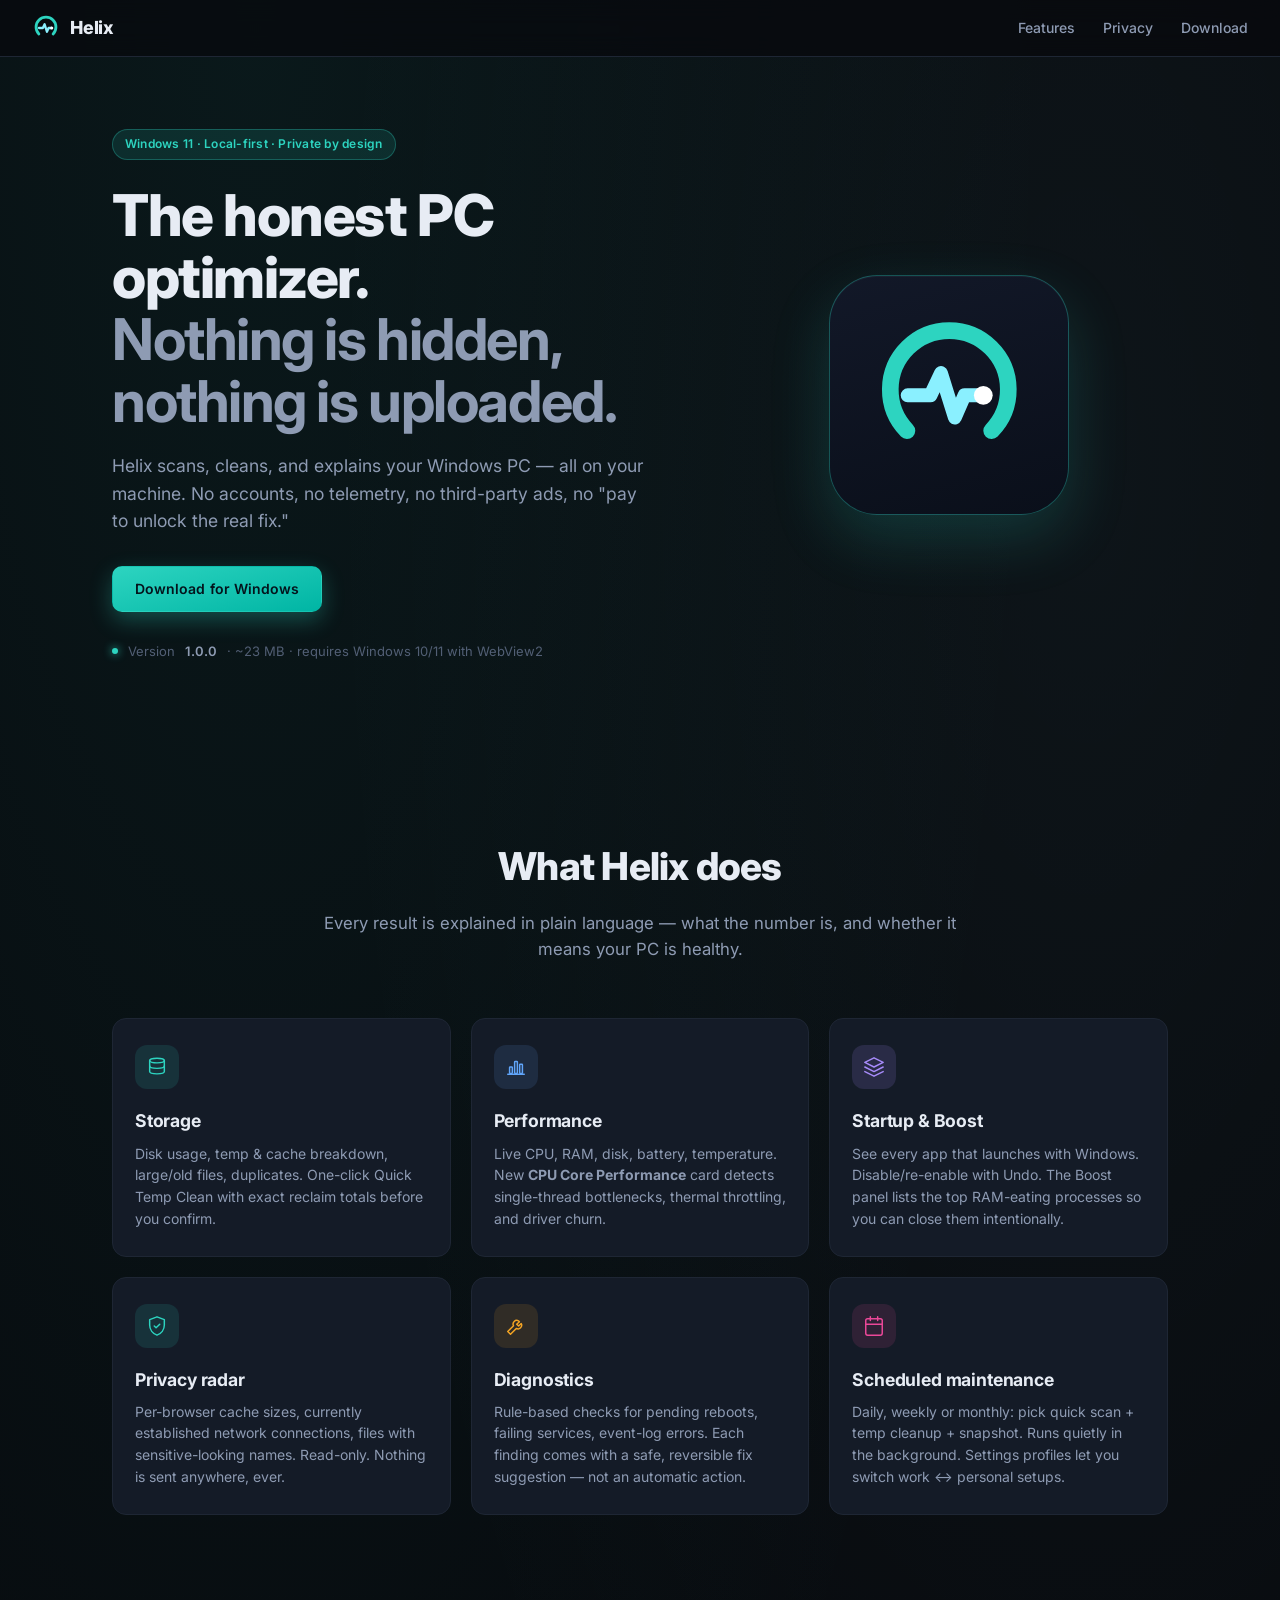
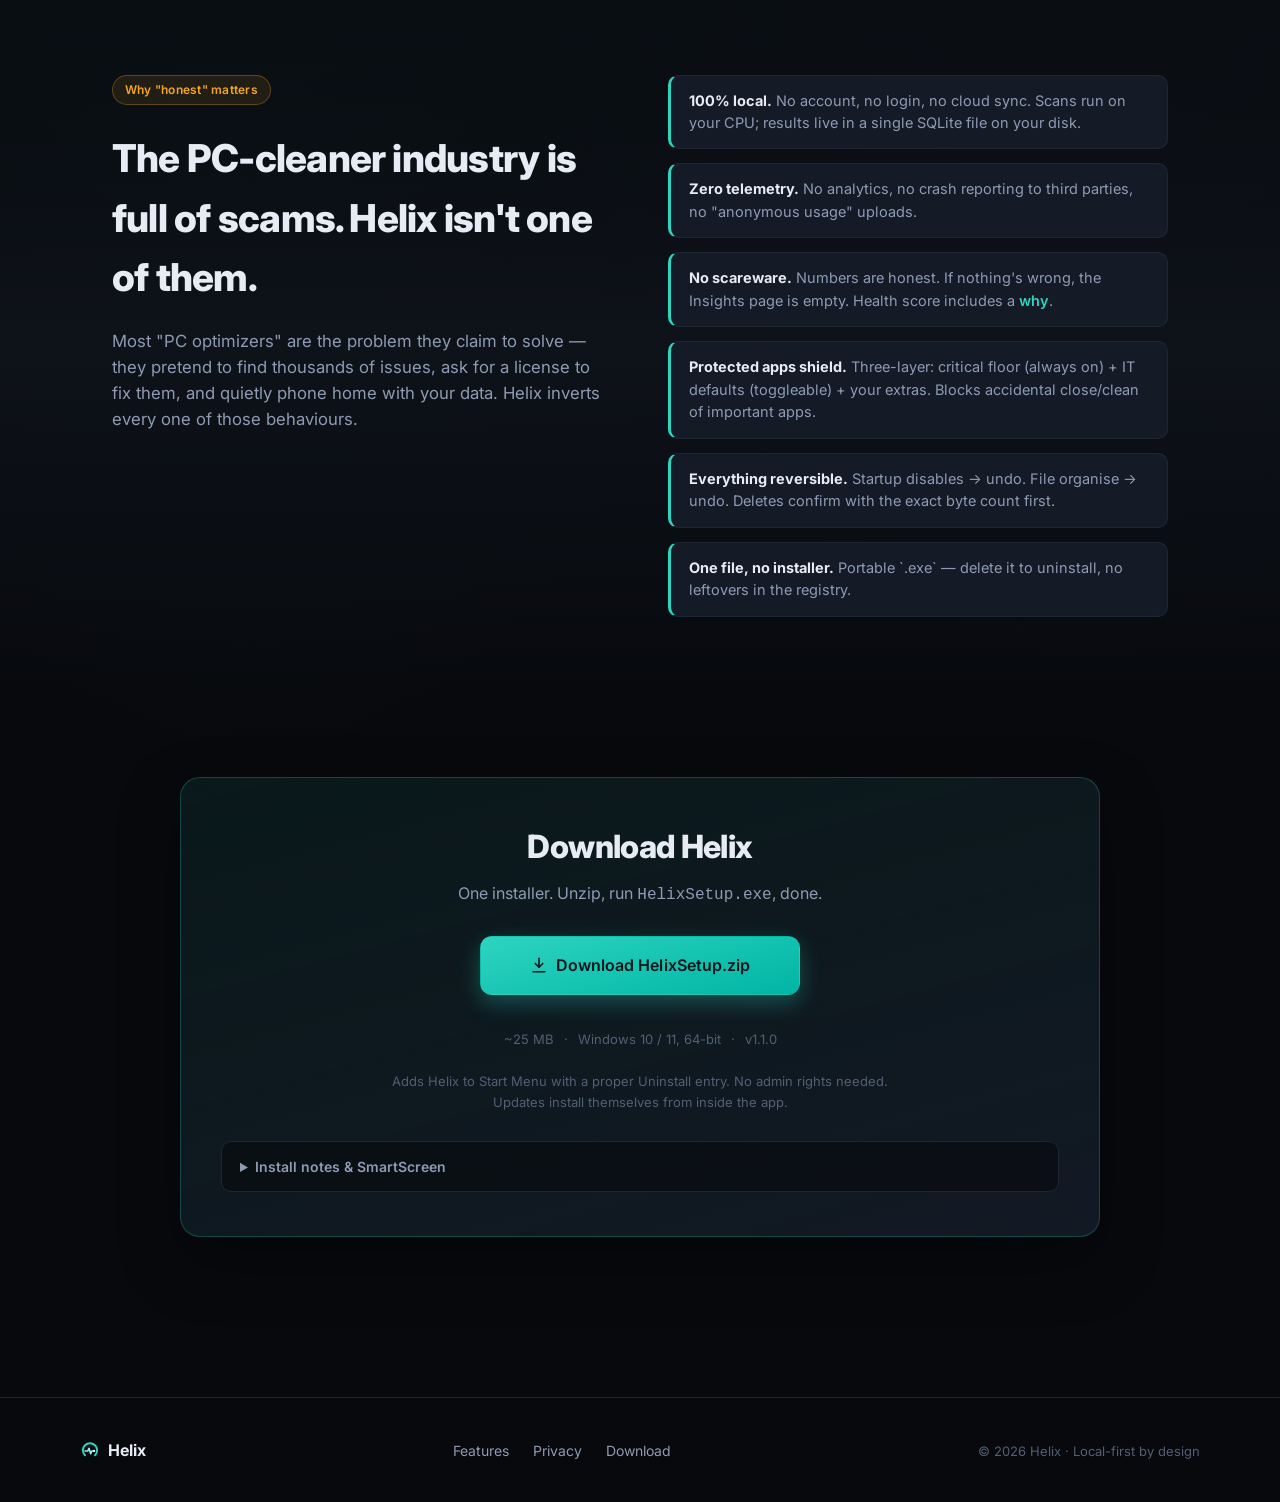
<file: website/index.html>
<!doctype html>
<html lang="en">
<head>
<meta charset="utf-8">
<meta name="viewport" content="width=device-width,initial-scale=1">
<title>Helix — The honest PC optimizer</title>
<meta name="description" content="Helix is a local-first Windows PC health utility. Nothing is hidden, nothing is uploaded. Scan, clean, understand your PC — 100% on-device.">
<meta property="og:title" content="Helix — The honest PC optimizer">
<meta property="og:description" content="Local-first Windows PC health utility. Nothing is hidden, nothing is uploaded.">
<meta property="og:type" content="website">
<link rel="icon" href="favicon.svg" type="image/svg+xml">
<link rel="preconnect" href="https://fonts.googleapis.com">
<link rel="preconnect" href="https://fonts.gstatic.com" crossorigin>
<link rel="stylesheet" href="https://fonts.googleapis.com/css2?family=Inter:wght@400;500;600;700;800&family=JetBrains+Mono:wght@500&display=swap">
<link rel="stylesheet" href="styles.css">
</head>
<body>

<header class="nav">
  <a class="brand" href="#top" aria-label="Helix home">
    <svg class="brand-logo" width="28" height="28" viewBox="0 0 24 24" fill="none" aria-hidden="true">
      <path d="M5.9 17.1 A 8.5 8.5 0 1 1 18.1 17.1" stroke="#2DD4C0" stroke-width="2.4" stroke-linecap="round"/>
      <polyline points="6,12 9.3,12 10.8,8.8 12.8,15.2 14.2,12 16.7,12" stroke="#8AF0FF" stroke-width="2" stroke-linecap="round" stroke-linejoin="round" fill="none"/>
      <circle cx="16.9" cy="12" r="1.35" fill="#FFFFFF"/>
    </svg>
    <span>Helix</span>
  </a>
  <nav class="nav-links">
    <a href="#features">Features</a>
    <a href="#privacy">Privacy</a>
    <a href="#download">Download</a>
  </nav>
</header>

<main>

<section id="top" class="hero">
  <div class="hero-inner">
    <span class="chip">Windows 11 · Local-first · Private by design</span>
    <h1>The honest PC optimizer.<br><span class="h-dim">Nothing is hidden, nothing is uploaded.</span></h1>
    <p class="hero-sub">
      Helix scans, cleans, and explains your Windows PC — all on your machine.
      No accounts, no telemetry, no third-party ads, no "pay to unlock the real fix."
    </p>
    <div class="hero-cta">
      <a href="#download" class="btn btn-primary">Download for Windows</a>
    </div>
    <div class="hero-note">
      <span class="dot"></span>
      Version <strong id="hero-version">1.0.0</strong> · ~23 MB · requires Windows 10/11 with WebView2
    </div>
  </div>
  <div class="hero-art" aria-hidden="true">
    <div class="tile tile-lg">
      <svg viewBox="0 0 24 24" fill="none">
        <path d="M5.9 17.1 A 8.5 8.5 0 1 1 18.1 17.1" stroke="#2DD4C0" stroke-width="2.4" stroke-linecap="round"/>
        <polyline points="6,12 9.3,12 10.8,8.8 12.8,15.2 14.2,12 16.7,12" stroke="#8AF0FF" stroke-width="2" stroke-linecap="round" stroke-linejoin="round" fill="none"/>
        <circle cx="16.9" cy="12" r="1.35" fill="#FFFFFF"/>
      </svg>
    </div>
  </div>
</section>

<section id="features" class="section">
  <div class="section-head">
    <h2>What Helix does</h2>
    <p>Every result is explained in plain language — what the number is, and whether it means your PC is healthy.</p>
  </div>
  <div class="grid">
    <article class="card">
      <div class="card-icon ic-storage">
        <svg viewBox="0 0 24 24" fill="none" stroke="currentColor" stroke-width="1.6" stroke-linecap="round" stroke-linejoin="round"><ellipse cx="12" cy="5" rx="8" ry="2.5"/><path d="M4 5v6c0 1.4 3.6 2.5 8 2.5s8-1.1 8-2.5V5"/><path d="M4 11v6c0 1.4 3.6 2.5 8 2.5s8-1.1 8-2.5v-6"/></svg>
      </div>
      <h3>Storage</h3>
      <p>Disk usage, temp &amp; cache breakdown, large/old files, duplicates. One-click Quick Temp Clean with exact reclaim totals before you confirm.</p>
    </article>
    <article class="card">
      <div class="card-icon ic-perf">
        <svg viewBox="0 0 24 24" fill="none" stroke="currentColor" stroke-width="1.6" stroke-linecap="round" stroke-linejoin="round"><path d="M3 20h18"/><rect x="5" y="12" width="3" height="7" rx="0.6"/><rect x="10.5" y="6" width="3" height="13" rx="0.6"/><rect x="16" y="9" width="3" height="10" rx="0.6"/></svg>
      </div>
      <h3>Performance</h3>
      <p>Live CPU, RAM, disk, battery, temperature. New <strong>CPU Core Performance</strong> card detects single-thread bottlenecks, thermal throttling, and driver churn.</p>
    </article>
    <article class="card">
      <div class="card-icon ic-start">
        <svg viewBox="0 0 24 24" fill="none" stroke="currentColor" stroke-width="1.6" stroke-linecap="round" stroke-linejoin="round"><path d="M12 2L2 7l10 5 10-5-10-5z"/><path d="M2 17l10 5 10-5"/><path d="M2 12l10 5 10-5"/></svg>
      </div>
      <h3>Startup &amp; Boost</h3>
      <p>See every app that launches with Windows. Disable/re-enable with Undo. The Boost panel lists the top RAM-eating processes so you can close them intentionally.</p>
    </article>
    <article class="card">
      <div class="card-icon ic-privacy">
        <svg viewBox="0 0 24 24" fill="none" stroke="currentColor" stroke-width="1.6" stroke-linecap="round" stroke-linejoin="round"><path d="M12 2L4 5v6c0 5 3.4 9.4 8 11 4.6-1.6 8-6 8-11V5l-8-3z"/><path d="M9 12l2 2 4-4"/></svg>
      </div>
      <h3>Privacy radar</h3>
      <p>Per-browser cache sizes, currently established network connections, files with sensitive-looking names. Read-only. Nothing is sent anywhere, ever.</p>
    </article>
    <article class="card">
      <div class="card-icon ic-tools">
        <svg viewBox="0 0 24 24" fill="none" stroke="currentColor" stroke-width="1.6" stroke-linecap="round" stroke-linejoin="round"><path d="M14.7 6.3a4 4 0 00-5.4 5.4L3 18l3 3 6.3-6.3a4 4 0 005.4-5.4l-2.8 2.8-2.1-2.1 2.9-2.7z"/></svg>
      </div>
      <h3>Diagnostics</h3>
      <p>Rule-based checks for pending reboots, failing services, event-log errors. Each finding comes with a safe, reversible fix suggestion — not an automatic action.</p>
    </article>
    <article class="card">
      <div class="card-icon ic-schedule">
        <svg viewBox="0 0 24 24" fill="none" stroke="currentColor" stroke-width="1.6" stroke-linecap="round" stroke-linejoin="round"><rect x="3" y="4" width="18" height="18" rx="2"/><path d="M3 10h18M8 2v4M16 2v4"/></svg>
      </div>
      <h3>Scheduled maintenance</h3>
      <p>Daily, weekly or monthly: pick quick scan + temp cleanup + snapshot. Runs quietly in the background. Settings profiles let you switch work ↔ personal setups.</p>
    </article>
  </div>
</section>

<section id="privacy" class="section section-alt">
  <div class="privacy-grid">
    <div>
      <span class="chip chip-amber">Why "honest" matters</span>
      <h2>The PC-cleaner industry is full of scams. Helix isn't one of them.</h2>
      <p class="lead">Most "PC optimizers" are the problem they claim to solve — they pretend to find thousands of issues, ask for a license to fix them, and quietly phone home with your data. Helix inverts every one of those behaviours.</p>
    </div>
    <ul class="promises">
      <li><strong>100% local.</strong> No account, no login, no cloud sync. Scans run on your CPU; results live in a single SQLite file on your disk.</li>
      <li><strong>Zero telemetry.</strong> No analytics, no crash reporting to third parties, no "anonymous usage" uploads.</li>
      <li><strong>No scareware.</strong> Numbers are honest. If nothing's wrong, the Insights page is empty. Health score includes a <em>why</em>.</li>
      <li><strong>Protected apps shield.</strong> Three-layer: critical floor (always on) + IT defaults (toggleable) + your extras. Blocks accidental close/clean of important apps.</li>
      <li><strong>Everything reversible.</strong> Startup disables → undo. File organise → undo. Deletes confirm with the exact byte count first.</li>
      <li><strong>One file, no installer.</strong> Portable `.exe` — delete it to uninstall, no leftovers in the registry.</li>
    </ul>
  </div>
</section>

<section id="download" class="section section-download">
  <div class="dl-card">
    <h2>Download Helix</h2>
    <p>One installer. Unzip, run <code>HelixSetup.exe</code>, done.</p>
    <div class="dl-single">
      <a href="/HelixSetup.zip" download class="btn btn-primary btn-xl" id="dl-btn">
        <svg width="18" height="18" viewBox="0 0 24 24" fill="none" stroke="currentColor" stroke-width="2.2" stroke-linecap="round" stroke-linejoin="round"><path d="M12 3v12"/><path d="M7 10l5 5 5-5"/><path d="M4 21h16"/></svg>
        Download HelixSetup.zip
      </a>
      <div class="dl-meta">
        <span>~25 MB</span>
        <span>·</span>
        <span>Windows 10 / 11, 64-bit</span>
        <span>·</span>
        <span>v<span id="dl-version">1.1.0</span></span>
      </div>
      <p class="dl-sub">Adds Helix to Start Menu with a proper Uninstall entry. No admin rights needed. Updates install themselves from inside the app.</p>
    </div>
    <details class="dl-notes">
      <summary>Install notes &amp; SmartScreen</summary>
      <p>
        Windows SmartScreen may show "Windows protected your PC" the first time you run either file, because they are not yet signed with a commercial code-signing certificate. Click <strong>More info → Run anyway</strong>.
      </p>
      <p>Helix requires the <a href="https://developer.microsoft.com/en-us/microsoft-edge/webview2/" target="_blank" rel="noopener">WebView2 runtime</a> — already present on Windows 11 and on fully-updated Windows 10.</p>
    </details>
  </div>
</section>

</main>

<footer class="footer">
  <div class="foot-inner">
    <div class="foot-brand">
      <svg width="20" height="20" viewBox="0 0 24 24" fill="none" aria-hidden="true">
        <path d="M5.9 17.1 A 8.5 8.5 0 1 1 18.1 17.1" stroke="#2DD4C0" stroke-width="2.4" stroke-linecap="round"/>
        <polyline points="6,12 9.3,12 10.8,8.8 12.8,15.2 14.2,12 16.7,12" stroke="#8AF0FF" stroke-width="2" stroke-linecap="round" stroke-linejoin="round" fill="none"/>
        <circle cx="16.9" cy="12" r="1.35" fill="#FFFFFF"/>
      </svg>
      <span>Helix</span>
    </div>
    <div class="foot-links">
      <a href="#features">Features</a>
      <a href="#privacy">Privacy</a>
      <a href="#download">Download</a>
    </div>
    <div class="foot-copy">
      © <span id="yr">2026</span> Helix · Local-first by design
    </div>
  </div>
</footer>

<script>
  document.getElementById('yr').textContent = new Date().getFullYear();
</script>
</body>
</html>
</file>
<file: website/styles.css>
:root {
  --bg: #07090D;
  --bg2: #0E1219;
  --bg3: #131A24;
  --surface: #141B27;
  --border: #1E2634;
  --border2: #2A3444;
  --fg: #E7ECF4;
  --fg2: #8E9BB3;
  --fg3: #525F75;
  --brand: #2DD4C0;
  --brand2: #8AF0FF;
  --brand-dim: rgba(45, 212, 192, 0.12);
  --warn: #F5A524;
  --radius: 14px;
  --radius-lg: 20px;
  --maxw: 1120px;
  --font: 'Inter', -apple-system, BlinkMacSystemFont, 'Segoe UI', system-ui, sans-serif;
  --mono: 'JetBrains Mono', ui-monospace, 'Cascadia Code', monospace;
}

* { box-sizing: border-box; margin: 0; padding: 0; }
html { scroll-behavior: smooth; }
body {
  background: var(--bg);
  color: var(--fg);
  font-family: var(--font);
  font-size: 16px;
  line-height: 1.55;
  -webkit-font-smoothing: antialiased;
  min-height: 100vh;
  background-image:
    radial-gradient(ellipse at 20% 0%, rgba(45, 212, 192, 0.08), transparent 55%),
    radial-gradient(ellipse at 85% 15%, rgba(138, 240, 255, 0.05), transparent 50%);
}

a { color: var(--brand); text-decoration: none; }
a:hover { color: var(--brand2); }

/* ── Nav ─────────────────────────────────────────────────────────── */
.nav {
  position: sticky; top: 0; z-index: 100;
  display: flex; align-items: center; justify-content: space-between;
  padding: 14px 32px;
  backdrop-filter: blur(12px);
  background: rgba(7, 9, 13, 0.72);
  border-bottom: 1px solid var(--border);
}
.brand {
  display: flex; align-items: center; gap: 10px;
  font-weight: 800; font-size: 18px; color: var(--fg);
  letter-spacing: -0.01em;
}
.brand-logo { flex-shrink: 0; }
.nav-links { display: flex; gap: 28px; align-items: center; }
.nav-links a {
  color: var(--fg2); font-weight: 500; font-size: 14px;
  transition: color 0.15s;
}
.nav-links a:hover { color: var(--fg); }

/* ── Hero ─────────────────────────────────────────────────────────── */
.hero {
  max-width: var(--maxw);
  margin: 0 auto;
  padding: 72px 32px 96px;
  display: grid;
  grid-template-columns: 1.3fr 1fr;
  gap: 48px;
  align-items: center;
}
.hero-inner { max-width: 620px; }
.chip {
  display: inline-block;
  padding: 5px 12px;
  background: var(--brand-dim);
  color: var(--brand);
  border: 1px solid rgba(45, 212, 192, 0.3);
  border-radius: 999px;
  font-size: 12px; font-weight: 600;
  letter-spacing: 0.02em;
  margin-bottom: 24px;
}
.chip-amber {
  background: rgba(245, 165, 36, 0.1);
  color: var(--warn);
  border-color: rgba(245, 165, 36, 0.3);
}
.hero h1 {
  font-size: clamp(2.2rem, 4.8vw, 3.6rem);
  line-height: 1.08;
  letter-spacing: -0.025em;
  font-weight: 800;
  margin-bottom: 20px;
}
.h-dim { color: var(--fg2); font-weight: 700; }
.hero-sub {
  font-size: 1.1rem;
  color: var(--fg2);
  margin-bottom: 32px;
  max-width: 540px;
}
.hero-cta {
  display: flex; gap: 12px; flex-wrap: wrap;
  margin-bottom: 24px;
}
.hero-note {
  display: inline-flex; align-items: center; gap: 10px;
  font-size: 13px; color: var(--fg3);
}
.hero-note strong { color: var(--fg2); font-weight: 600; }
.dot {
  width: 6px; height: 6px; border-radius: 50%;
  background: var(--brand);
  box-shadow: 0 0 8px var(--brand);
  animation: pulse 2.4s ease-in-out infinite;
}
@keyframes pulse { 0%,100% { opacity: 1; } 50% { opacity: 0.4; } }

.hero-art {
  display: flex; align-items: center; justify-content: center;
}
.tile {
  width: 180px; height: 180px;
  border-radius: 36px;
  background: linear-gradient(165deg, #121828, #0A0F1A);
  border: 1px solid rgba(45, 212, 192, 0.35);
  display: flex; align-items: center; justify-content: center;
  box-shadow:
    0 24px 60px rgba(45, 212, 192, 0.18),
    inset 0 1px 0 rgba(255, 255, 255, 0.04);
}
.tile svg { width: 70%; height: 70%; }
.tile-lg {
  width: 240px; height: 240px;
  border-radius: 48px;
  animation: float 6s ease-in-out infinite;
}
@keyframes float {
  0%,100% { transform: translateY(0); }
  50% { transform: translateY(-10px); }
}

/* ── Buttons ──────────────────────────────────────────────────────── */
.btn {
  display: inline-flex; align-items: center; justify-content: center; gap: 8px;
  padding: 11px 22px;
  border-radius: 10px;
  font-weight: 600; font-size: 14px;
  letter-spacing: 0.005em;
  cursor: pointer;
  border: 1px solid transparent;
  transition: transform 0.1s, box-shadow 0.15s, background 0.15s;
  text-decoration: none;
}
.btn-primary {
  background: linear-gradient(165deg, #2DD4C0, #00B5A4);
  color: #04141C;
  box-shadow: 0 8px 22px rgba(45, 212, 192, 0.3);
}
.btn-primary:hover {
  color: #04141C;
  transform: translateY(-1px);
  box-shadow: 0 12px 28px rgba(45, 212, 192, 0.42);
}
.btn-ghost {
  background: transparent;
  color: var(--fg);
  border-color: var(--border2);
}
.btn-ghost:hover { background: var(--surface); color: var(--fg); }
.btn-secondary {
  background: rgba(45, 212, 192, 0.08);
  color: var(--fg);
  border: 1px solid rgba(45, 212, 192, 0.35);
}
.btn-secondary:hover {
  background: rgba(45, 212, 192, 0.15);
  border-color: rgba(45, 212, 192, 0.55);
  color: var(--fg);
  transform: translateY(-1px);
}
.btn-xl { padding: 16px 32px; font-size: 16px; border-radius: 12px; }

/* ── Sections ─────────────────────────────────────────────────────── */
.section {
  max-width: var(--maxw);
  margin: 0 auto;
  padding: 80px 32px;
}
.section-alt {
  background: linear-gradient(180deg, transparent, var(--bg2), transparent);
  max-width: none;
  padding: 80px 0;
}
.section-alt > * { max-width: var(--maxw); margin-left: auto; margin-right: auto; padding: 0 32px; }
.section-head {
  text-align: center;
  max-width: 640px;
  margin: 0 auto 56px;
}
.section h2 {
  font-size: clamp(1.8rem, 3.2vw, 2.4rem);
  letter-spacing: -0.02em;
  font-weight: 800;
  margin-bottom: 14px;
}
.section-head p { color: var(--fg2); font-size: 1.05rem; }

/* ── Feature grid ─────────────────────────────────────────────────── */
.grid {
  display: grid;
  grid-template-columns: repeat(3, 1fr);
  gap: 20px;
}
.card {
  background: var(--surface);
  border: 1px solid var(--border);
  border-radius: var(--radius);
  padding: 26px 22px;
  transition: transform 0.15s, border-color 0.15s;
}
.card:hover {
  transform: translateY(-2px);
  border-color: var(--border2);
}
.card-icon {
  width: 44px; height: 44px;
  border-radius: 12px;
  display: flex; align-items: center; justify-content: center;
  margin-bottom: 18px;
}
.card-icon svg { width: 22px; height: 22px; }
.ic-storage  { background: rgba(45, 212, 192, 0.12); color: var(--brand); }
.ic-perf     { background: rgba(96, 165, 250, 0.12); color: #60A5FA; }
.ic-start    { background: rgba(167, 139, 250, 0.14); color: #A78BFA; }
.ic-privacy  { background: rgba(45, 212, 192, 0.12); color: var(--brand); }
.ic-tools    { background: rgba(245, 165, 36, 0.12); color: var(--warn); }
.ic-schedule { background: rgba(236, 72, 153, 0.12); color: #EC4899; }
.card h3 { font-size: 1.1rem; font-weight: 700; margin-bottom: 8px; letter-spacing: -0.01em; }
.card p { color: var(--fg2); font-size: 14px; }

/* ── Privacy section ──────────────────────────────────────────────── */
.privacy-grid {
  display: grid;
  grid-template-columns: 1fr 1fr;
  gap: 56px;
  align-items: start;
}
.lead { color: var(--fg2); font-size: 1.05rem; margin-top: 20px; }
.promises { list-style: none; display: flex; flex-direction: column; gap: 14px; }
.promises li {
  background: var(--surface);
  border: 1px solid var(--border);
  border-left: 3px solid var(--brand);
  border-radius: 10px;
  padding: 14px 18px;
  font-size: 14.5px;
  color: var(--fg2);
}
.promises li strong { color: var(--fg); font-weight: 700; }
.promises li em { color: var(--brand); font-style: normal; font-weight: 600; }

/* ── Download section ─────────────────────────────────────────────── */
.section-download {
  display: flex; align-items: center; justify-content: center;
  padding-bottom: 120px;
}
.dl-card {
  background: linear-gradient(165deg, rgba(45, 212, 192, 0.08), rgba(20, 27, 39, 0.9));
  border: 1px solid rgba(45, 212, 192, 0.25);
  border-radius: var(--radius-lg);
  padding: 44px 40px;
  text-align: center;
  max-width: 920px; width: 100%;
  box-shadow: 0 24px 60px rgba(0, 0, 0, 0.35);
}
.dl-options { display: grid; grid-template-columns: 1fr 1fr; gap: 20px; margin-top: 24px; text-align: left; }
@media (max-width: 720px) { .dl-options { grid-template-columns: 1fr; } }
.dl-single { margin-top: 28px; display: flex; flex-direction: column; gap: 14px; align-items: center; }
.dl-single .btn { min-width: 320px; justify-content: center; }
.dl-single .dl-sub { margin: 8px auto 0; color: var(--fg3); font-size: 13px; max-width: 520px; line-height: 1.6; }
.dl-single code { font-family: var(--mono); font-size: 12.5px; background: rgba(45,212,192,0.08); padding: 1px 6px; border-radius: 4px; color: var(--brand); }
.dl-option { background: rgba(7, 9, 13, 0.55); border: 1px solid var(--border); border-radius: 14px; padding: 24px 24px; display: flex; flex-direction: column; min-height: 100%; }
.dl-option-head { flex: 1; margin-bottom: 20px; }
.dl-option h3 { font-size: 1.15rem; margin: 10px 0 8px; color: var(--fg); }
.dl-option p { font-size: 13.5px; color: var(--fg2); line-height: 1.6; margin: 0; }
.dl-option-cta { display: flex; flex-direction: column; gap: 10px; align-items: center; }
.dl-option-cta .btn { width: 100%; justify-content: center; }
.dl-option-cta .dl-meta { margin-top: 0; font-size: 12.5px; }
.dl-option-cta code { font-family: var(--mono); font-size: 12px; background: rgba(45,212,192,0.08); padding: 1px 6px; border-radius: 4px; color: var(--brand); }
.dl-option-badge { display: inline-block; background: var(--brand); color: #06231D; padding: 3px 10px; border-radius: 999px; font-size: 11px; font-weight: 700; letter-spacing: 0.03em; text-transform: uppercase; }
.dl-option-badge-alt { background: transparent; color: var(--fg3); border: 1px solid var(--border); }
.dl-card h2 { font-size: 2rem; margin-bottom: 10px; letter-spacing: -0.02em; }
.dl-card > p { color: var(--fg2); margin-bottom: 28px; }
.dl-meta {
  margin-top: 20px;
  color: var(--fg3);
  font-size: 13px;
  display: flex; justify-content: center; gap: 10px; flex-wrap: wrap;
}
.dl-notes {
  margin-top: 28px;
  text-align: left;
  background: rgba(7, 9, 13, 0.6);
  border: 1px solid var(--border);
  border-radius: 10px;
  padding: 14px 18px;
}
.dl-notes summary {
  cursor: pointer; font-weight: 600; color: var(--fg2);
  font-size: 14px;
}
.dl-notes summary:hover { color: var(--fg); }
.dl-notes p {
  margin-top: 12px; font-size: 13.5px; color: var(--fg2);
}
.dl-notes p + p { margin-top: 10px; }
.dl-notes code {
  font-family: var(--mono); font-size: 12.5px;
  background: var(--bg3); padding: 1px 6px; border-radius: 4px;
  color: var(--brand);
}

/* ── Footer ───────────────────────────────────────────────────────── */
.footer {
  border-top: 1px solid var(--border);
  padding: 40px 32px;
  margin-top: 40px;
}
.foot-inner {
  max-width: var(--maxw);
  margin: 0 auto;
  display: flex; align-items: center; justify-content: space-between;
  gap: 24px; flex-wrap: wrap;
}
.foot-brand { display: flex; align-items: center; gap: 8px; font-weight: 700; }
.foot-links { display: flex; gap: 24px; }
.foot-links a { color: var(--fg2); font-size: 14px; }
.foot-links a:hover { color: var(--brand); }
.foot-copy { color: var(--fg3); font-size: 13px; }

/* ── Responsive ───────────────────────────────────────────────────── */
@media (max-width: 900px) {
  .hero { grid-template-columns: 1fr; padding: 48px 24px 64px; gap: 40px; }
  .hero-art { order: -1; }
  .tile-lg { width: 160px; height: 160px; border-radius: 36px; }
  .grid { grid-template-columns: 1fr; }
  .privacy-grid { grid-template-columns: 1fr; gap: 32px; }
  .section { padding: 56px 24px; }
  .section-alt { padding: 56px 0; }
  .nav { padding: 12px 20px; }
  .nav-links { gap: 18px; }
  .nav-links a:not(:last-child) { display: none; }
  .dl-card { padding: 32px 24px; }
  .foot-inner { flex-direction: column; text-align: center; }
}
</file>
